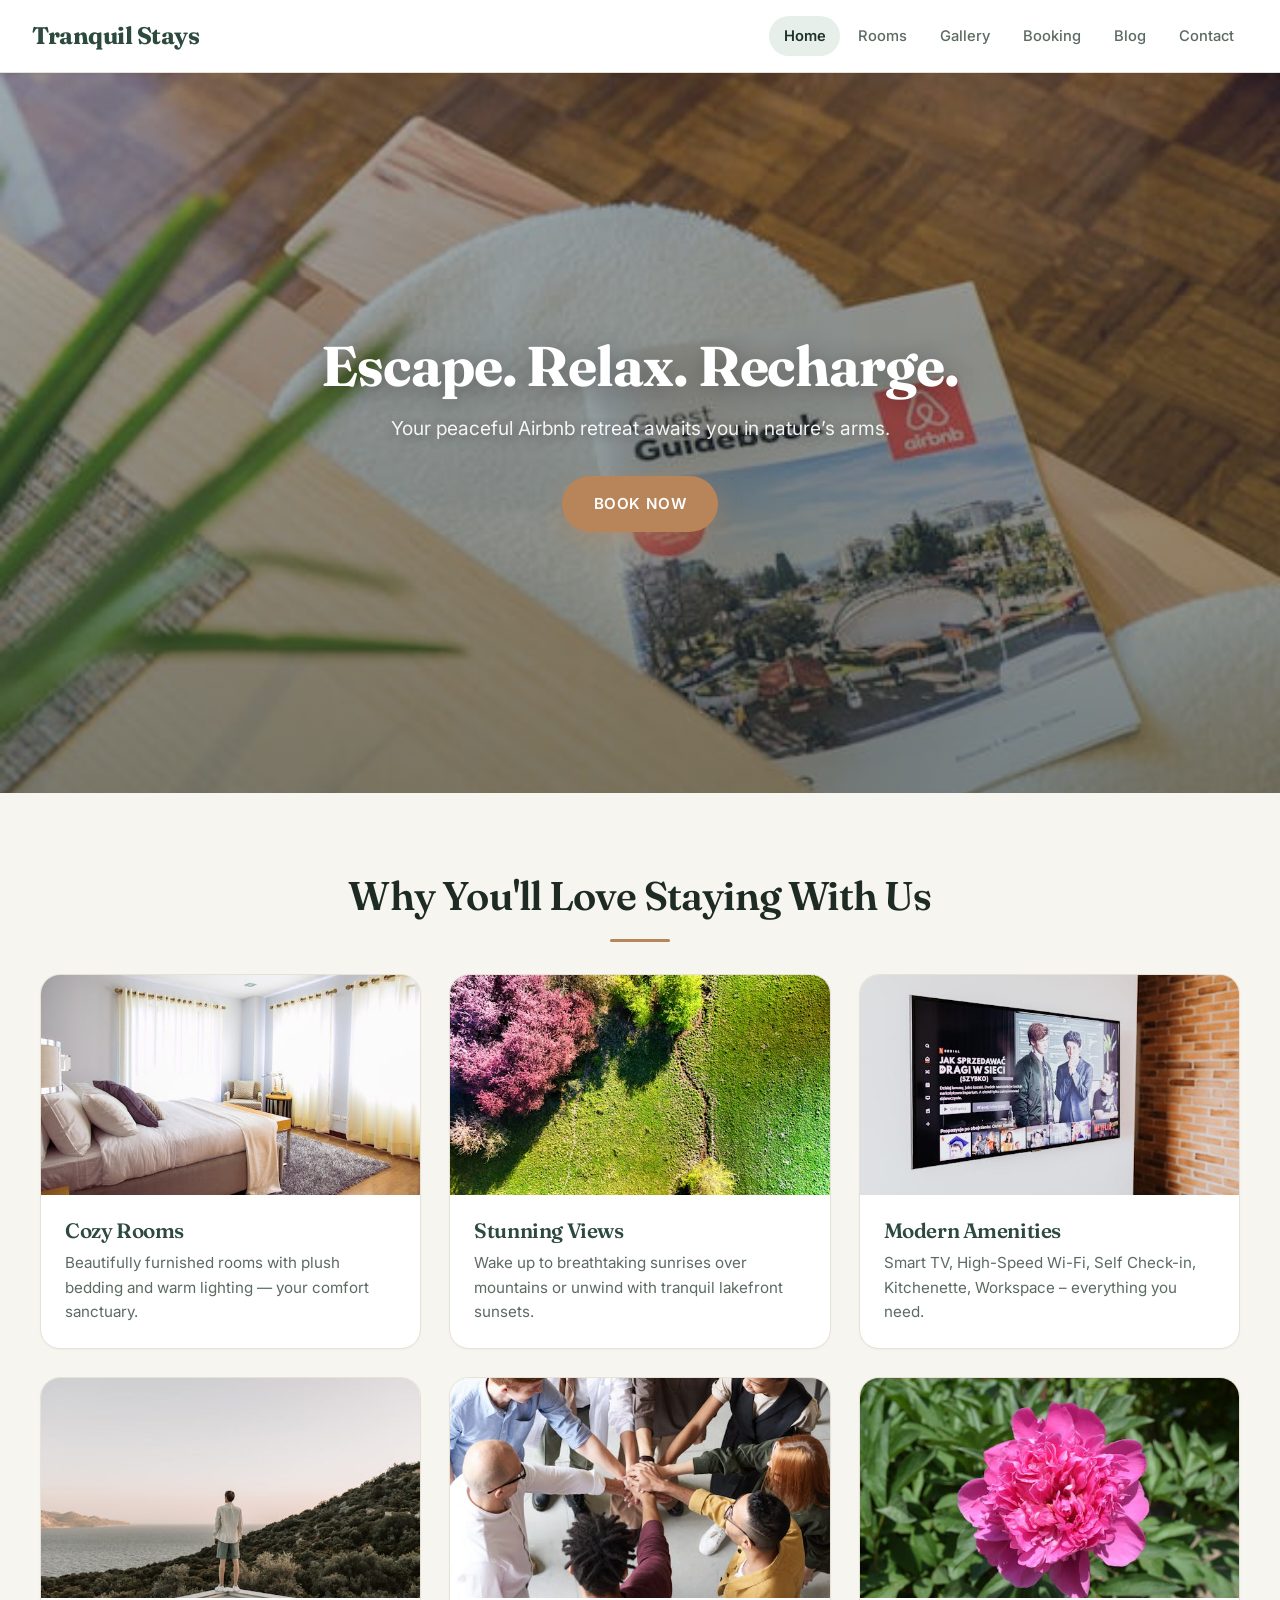
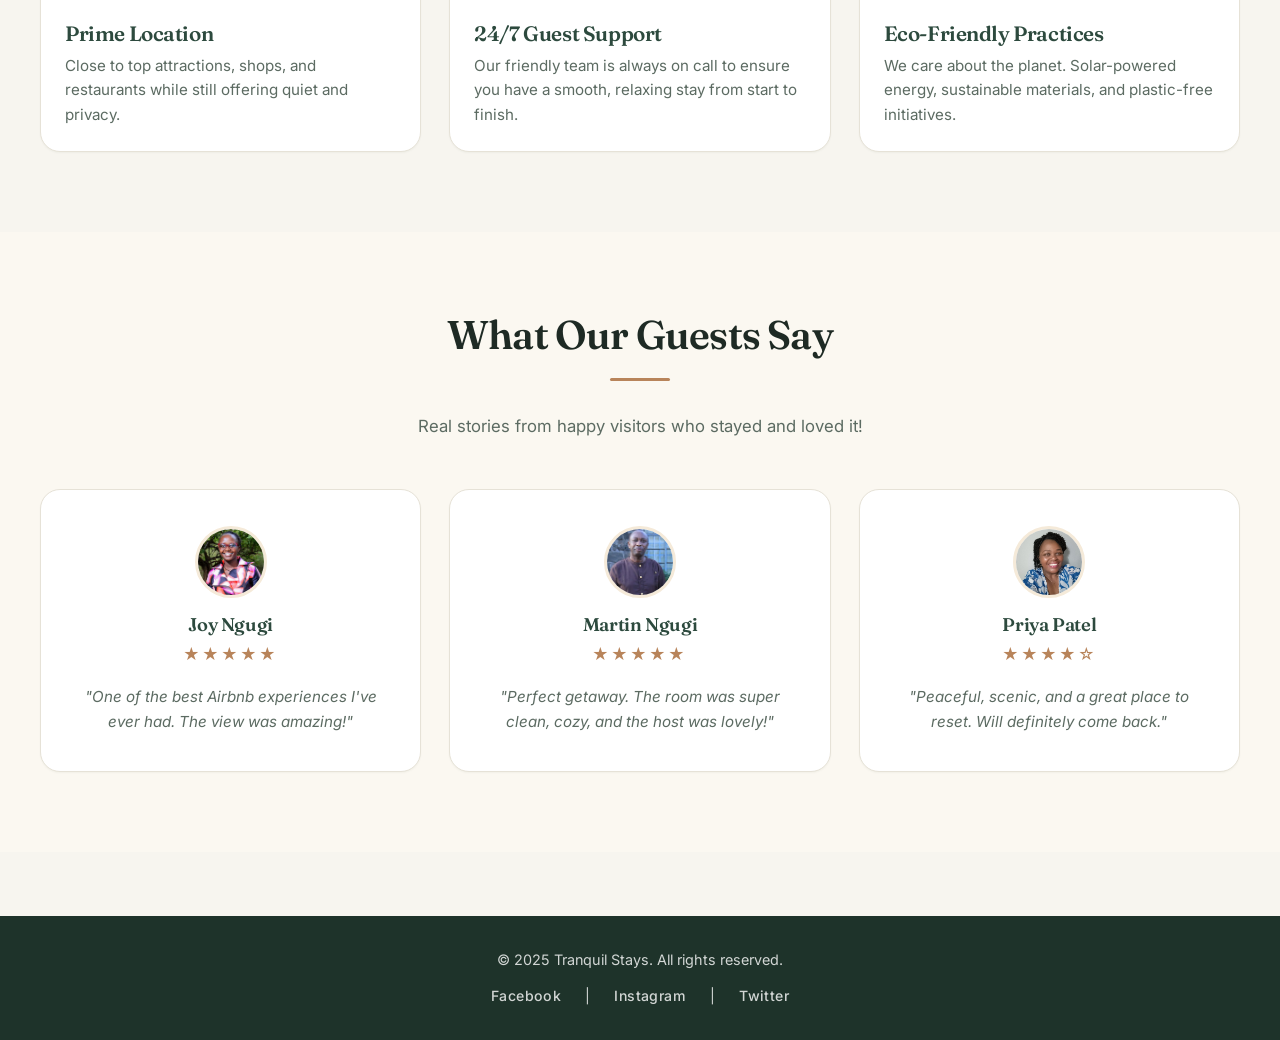
<file: index.html>
<!DOCTYPE html>
<html lang="en">
<head>
  <meta charset="UTF-8" />
  <meta name="viewport" content="width=device-width, initial-scale=1.0" />
  <title>Tranquil Stays - Your Perfect Airbnb Getaway</title>
  <link rel="stylesheet" href="styles.css" />
</head>
<body>
  <!-- Header -->
  <header>
    <div class="logo">Tranquil Stays</div>
    <div class="menu-toggle" id="menu-toggle">&#9776;</div>
    <nav id="navbar">
      <ul>
        <li><a href="index.html" class="active">Home</a></li>
        <li><a href="rooms.html">Rooms</a></li>
        <li><a href="gallery.html">Gallery</a></li>
        <li><a href="booking.html">Booking</a></li>
        <li><a href="blog.html">Blog</a></li>
        <li><a href="contact.html">Contact</a></li>
      </ul>
    </nav>
  </header>

  <!-- Hero Section -->
  <section class="hero">
    <div class="overlay"></div>
    <div class="hero-content">
      <h1>Escape. Relax. Recharge.</h1>
      <p>Your peaceful Airbnb retreat awaits you in nature’s arms.</p>
      <a href="booking.html" class="btn">Book Now</a>
    </div>
  </section>
  

  <!-- Features -->
 
  <section class="features">
    <h2 class="section-title">Why You'll Love Staying With Us</h2>
    <div class="feature-grid">
      <div class="feature-card">
        <img src="images/cozy.jpeg" alt="Cozy Room">
        <h3>Cozy Rooms</h3>
        <p>Beautifully furnished rooms with plush bedding and warm lighting — your comfort sanctuary.</p>
      </div>
      <div class="feature-card">
        <img src="images/view.jpeg" alt="Stunning Views">
        <h3>Stunning Views</h3>
        <p>Wake up to breathtaking sunrises over mountains or unwind with tranquil lakefront sunsets.</p>
      </div>
      <div class="feature-card">
        <img src="images/ammenities.jpeg" alt="Modern Amenities">
        <h3>Modern Amenities</h3>
        <p>Smart TV, High-Speed Wi-Fi, Self Check-in, Kitchenette, Workspace – everything you need.</p>
      </div>
      <div class="feature-card">
        <img src="images/location.jpeg" alt="Prime Location">
        <h3>Prime Location</h3>
        <p>Close to top attractions, shops, and restaurants while still offering quiet and privacy.</p>
      </div>
      <div class="feature-card">
        <img src="images/team.jpeg" alt="24/7 Support">
        <h3>24/7 Guest Support</h3>
        <p>Our friendly team is always on call to ensure you have a smooth, relaxing stay from start to finish.</p>
      </div>
      <div class="feature-card">
        <img src="images/eco.jpeg" alt="Eco-Friendly">
        <h3>Eco-Friendly Practices</h3>
        <p>We care about the planet. Solar-powered energy, sustainable materials, and plastic-free initiatives.</p>
      </div>
    </div>
  </section>
  

  <!-- Testimonials -->
  

  <section class="testimonials">
    <h2 class="section-title">What Our Guests Say</h2>
    <p class="subtitle">Real stories from happy visitors who stayed and loved it!</p>
    
    <div class="testimonial-grid">
      <div class="testimonial-card">
        <img src="images/review1.jpeg" alt="Guest Sarah">
        <h3>Joy Ngugi</h3>
        <div class="stars">★★★★★</div>
        <p>"One of the best Airbnb experiences I've ever had. The view was amazing!"</p>
      </div>
  
      <div class="testimonial-card">
        <img src="images/review2.jpg" alt="Guest Alex">
        <h3>Martin Ngugi</h3>
        <div class="stars">★★★★★</div>
        <p>"Perfect getaway. The room was super clean, cozy, and the host was lovely!"</p>
      </div>
  
      <div class="testimonial-card">
        <img src="images/review3.jpg" alt="Guest Priya">
        <h3>Priya Patel</h3>
        <div class="stars">★★★★☆</div>
        <p>"Peaceful, scenic, and a great place to reset. Will definitely come back."</p>
      </div>
    </div>
  </section>
  

  <!-- Footer -->
  <footer>
    <p>&copy; 2025 Tranquil Stays. All rights reserved.</p>
    <div class="social-links">
      <a href="#">Facebook</a> |
      <a href="#">Instagram</a> |
      <a href="#">Twitter</a>
    </div>
  </footer>

  <script src="script.js"></script>
  
  
</body>
</html>
</file>
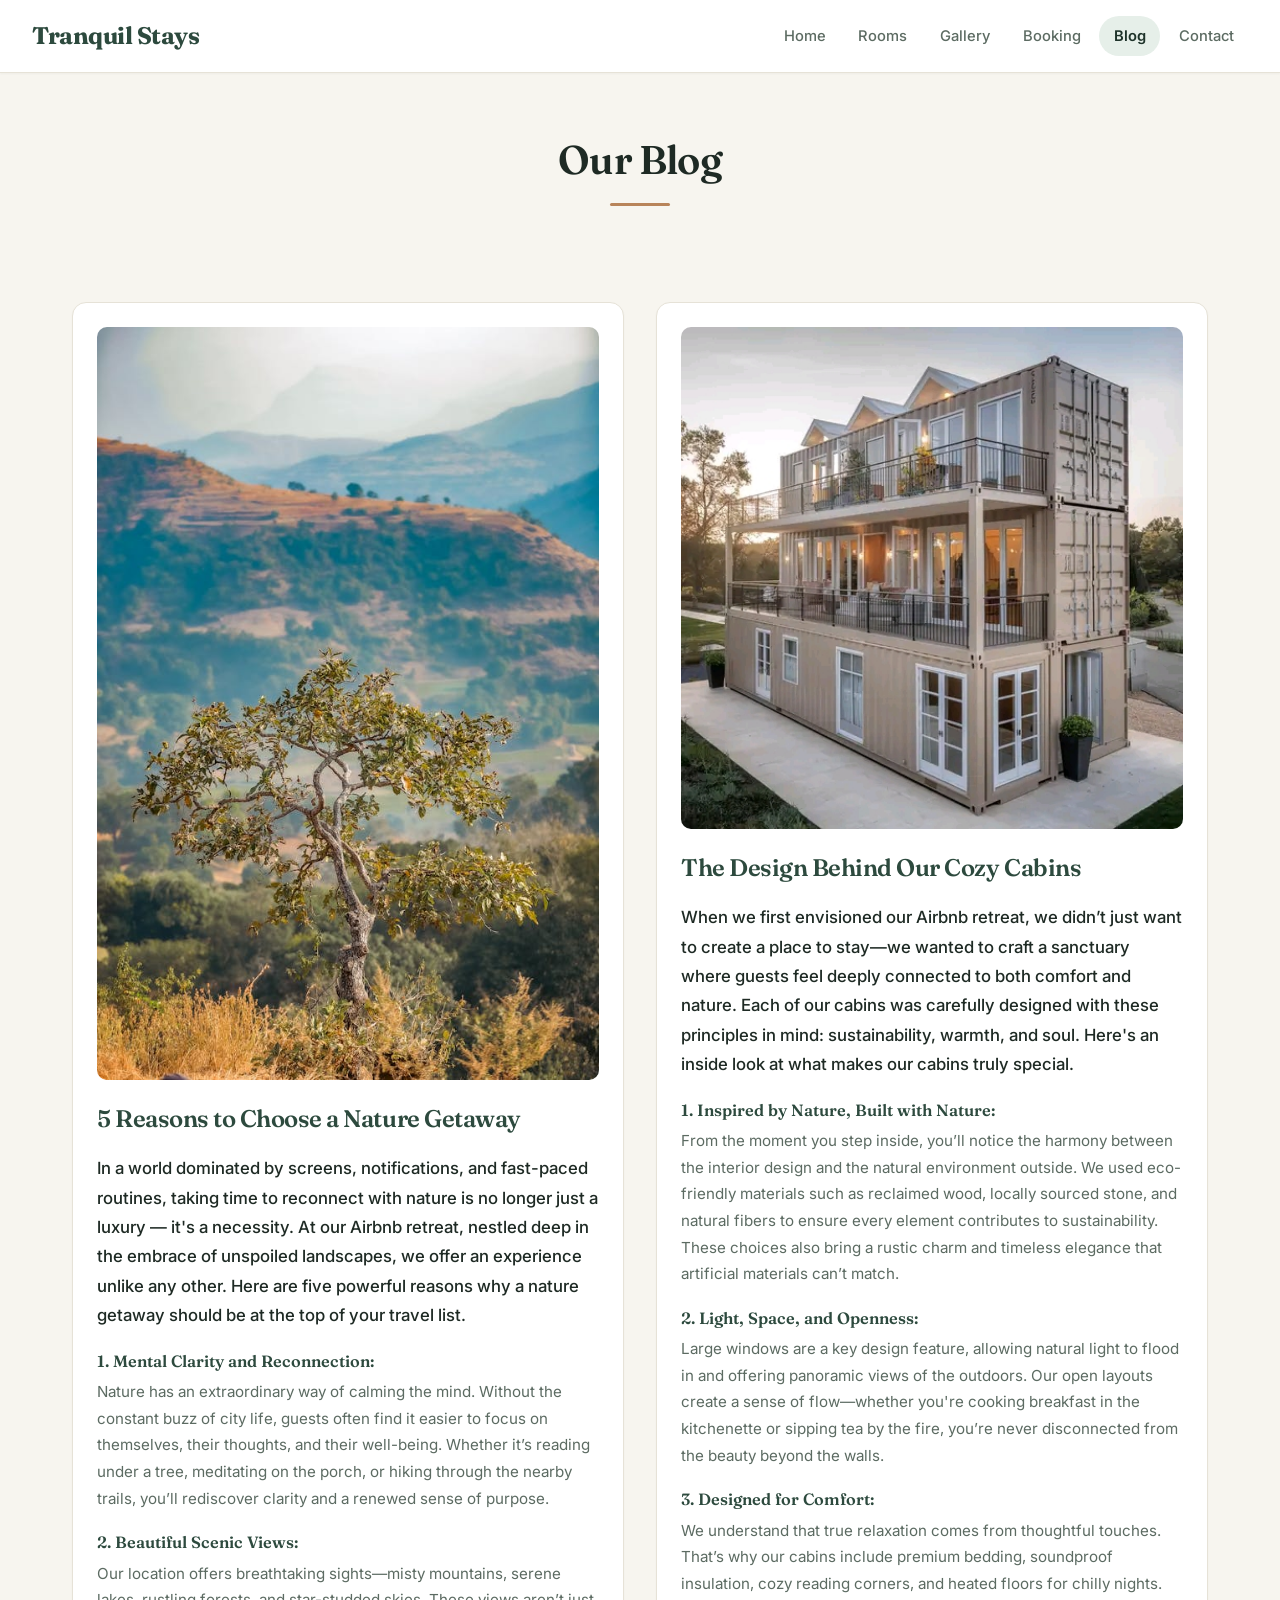
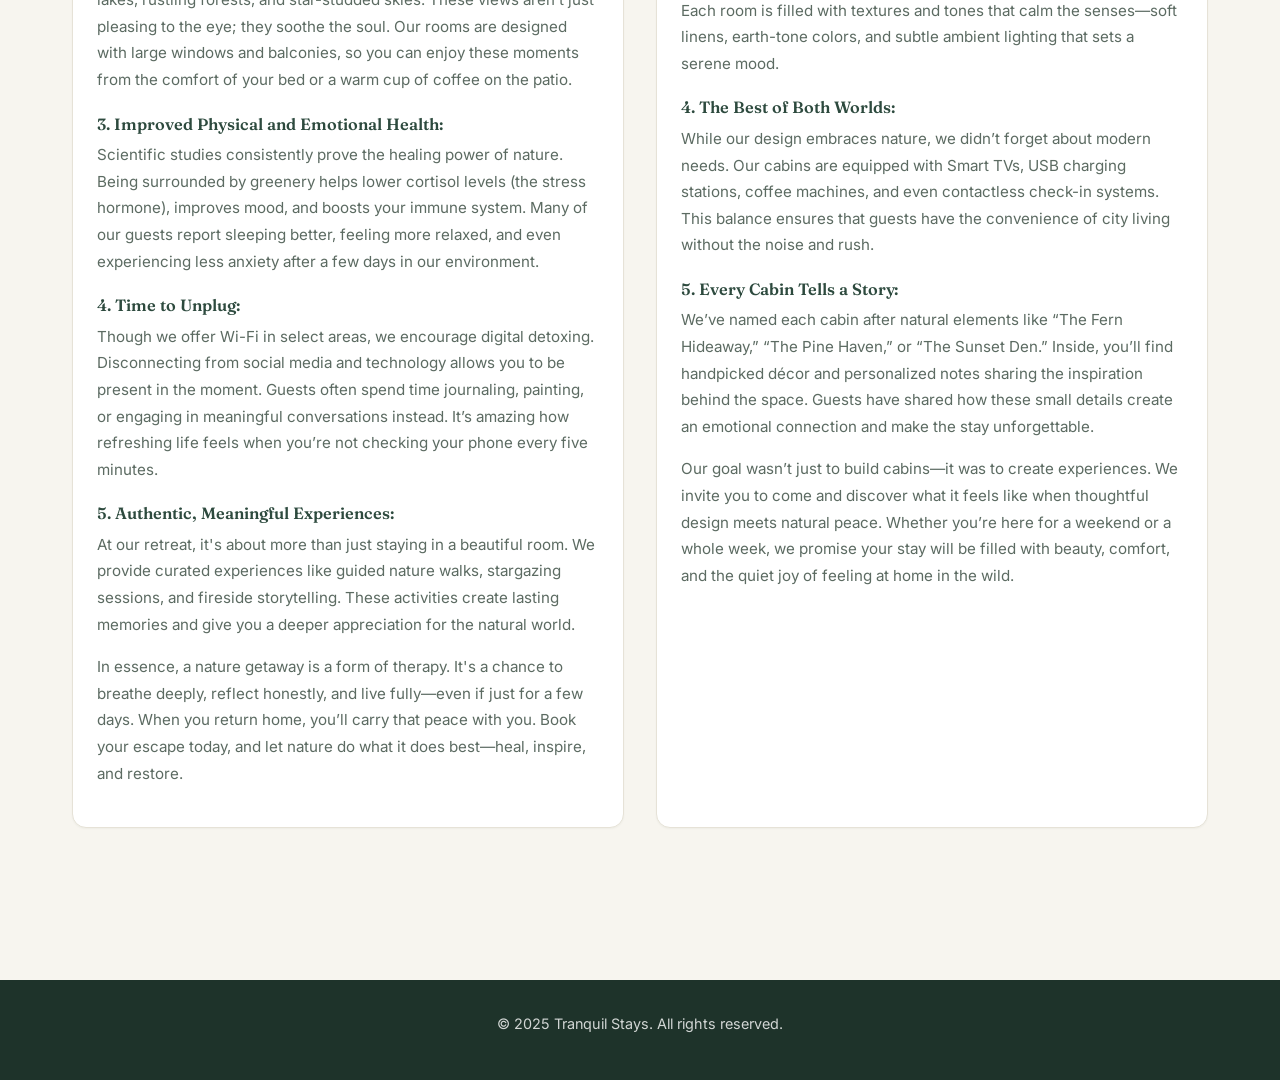
<file: blog.html>
<!DOCTYPE html>
<html lang="en">
<head>
  <meta charset="UTF-8" />
  <meta name="viewport" content="width=device-width, initial-scale=1.0"/>
  <title>Blog - Tranquil Stays</title>
  <link rel="stylesheet" href="styles.css" />
</head>
<body>
  <header>
    <div class="logo">Tranquil Stays</div>
    <div class="menu-toggle" id="menu-toggle">&#9776;</div>
    <nav id="navbar">
      <ul>
        <li><a href="index.html">Home</a></li>
        <li><a href="rooms.html">Rooms</a></li>
        <li><a href="gallery.html">Gallery</a></li>
        <li><a href="booking.html">Booking</a></li>
        <li><a href="blog.html" class="active">Blog</a></li>
        <li><a href="contact.html">Contact</a></li>
      </ul>
    </nav>
  </header>

 
  <h2>Our Blog</h2>
  <style>
     h2 {
    font-size: 2.5rem;
    margin-top: 50px;
    color: #333;
    text-align: center;
    font-family: 'Times New Roman', Times, serif;
  }
  </style>
  
  <section class="blog">
    
  
    <article class="blog-post">
      <img src="images/mountain.jpeg" alt="Nature Getaway" />
      <h3>5 Reasons to Choose a Nature Getaway</h3>
      <p>In a world dominated by screens, notifications, and fast-paced routines, taking time to reconnect with nature is no longer just a luxury — it's a necessity. At our Airbnb retreat, nestled deep in the embrace of unspoiled landscapes, we offer an experience unlike any other. Here are five powerful reasons why a nature getaway should be at the top of your travel list.</p>
  
      <p><strong>1. Mental Clarity and Reconnection:</strong> Nature has an extraordinary way of calming the mind. Without the constant buzz of city life, guests often find it easier to focus on themselves, their thoughts, and their well-being. Whether it’s reading under a tree, meditating on the porch, or hiking through the nearby trails, you’ll rediscover clarity and a renewed sense of purpose.</p>
  
      <p><strong>2. Beautiful Scenic Views:</strong> Our location offers breathtaking sights—misty mountains, serene lakes, rustling forests, and star-studded skies. These views aren’t just pleasing to the eye; they soothe the soul. Our rooms are designed with large windows and balconies, so you can enjoy these moments from the comfort of your bed or a warm cup of coffee on the patio.</p>
  
      <p><strong>3. Improved Physical and Emotional Health:</strong> Scientific studies consistently prove the healing power of nature. Being surrounded by greenery helps lower cortisol levels (the stress hormone), improves mood, and boosts your immune system. Many of our guests report sleeping better, feeling more relaxed, and even experiencing less anxiety after a few days in our environment.</p>
  
      <p><strong>4. Time to Unplug:</strong> Though we offer Wi-Fi in select areas, we encourage digital detoxing. Disconnecting from social media and technology allows you to be present in the moment. Guests often spend time journaling, painting, or engaging in meaningful conversations instead. It’s amazing how refreshing life feels when you’re not checking your phone every five minutes.</p>
  
      <p><strong>5. Authentic, Meaningful Experiences:</strong> At our retreat, it's about more than just staying in a beautiful room. We provide curated experiences like guided nature walks, stargazing sessions, and fireside storytelling. These activities create lasting memories and give you a deeper appreciation for the natural world.</p>
  
      <p>In essence, a nature getaway is a form of therapy. It's a chance to breathe deeply, reflect honestly, and live fully—even if just for a few days. When you return home, you’ll carry that peace with you. Book your escape today, and let nature do what it does best—heal, inspire, and restore.</p>
    </article>
  
    <article class="blog-post">
      <img src="images/montain2.jpg" alt="Design Behind Our Cabins" />
      <h3>The Design Behind Our Cozy Cabins</h3>
      <p>When we first envisioned our Airbnb retreat, we didn’t just want to create a place to stay—we wanted to craft a sanctuary where guests feel deeply connected to both comfort and nature. Each of our cabins was carefully designed with these principles in mind: sustainability, warmth, and soul. Here's an inside look at what makes our cabins truly special.</p>
  
      <p><strong>1. Inspired by Nature, Built with Nature:</strong> From the moment you step inside, you’ll notice the harmony between the interior design and the natural environment outside. We used eco-friendly materials such as reclaimed wood, locally sourced stone, and natural fibers to ensure every element contributes to sustainability. These choices also bring a rustic charm and timeless elegance that artificial materials can’t match.</p>
  
      <p><strong>2. Light, Space, and Openness:</strong> Large windows are a key design feature, allowing natural light to flood in and offering panoramic views of the outdoors. Our open layouts create a sense of flow—whether you're cooking breakfast in the kitchenette or sipping tea by the fire, you’re never disconnected from the beauty beyond the walls.</p>
  
      <p><strong>3. Designed for Comfort:</strong> We understand that true relaxation comes from thoughtful touches. That’s why our cabins include premium bedding, soundproof insulation, cozy reading corners, and heated floors for chilly nights. Each room is filled with textures and tones that calm the senses—soft linens, earth-tone colors, and subtle ambient lighting that sets a serene mood.</p>
  
      <p><strong>4. The Best of Both Worlds:</strong> While our design embraces nature, we didn’t forget about modern needs. Our cabins are equipped with Smart TVs, USB charging stations, coffee machines, and even contactless check-in systems. This balance ensures that guests have the convenience of city living without the noise and rush.</p>
  
      <p><strong>5. Every Cabin Tells a Story:</strong> We’ve named each cabin after natural elements like “The Fern Hideaway,” “The Pine Haven,” or “The Sunset Den.” Inside, you’ll find handpicked décor and personalized notes sharing the inspiration behind the space. Guests have shared how these small details create an emotional connection and make the stay unforgettable.</p>
  
      <p>Our goal wasn’t just to build cabins—it was to create experiences. We invite you to come and discover what it feels like when thoughtful design meets natural peace. Whether you’re here for a weekend or a whole week, we promise your stay will be filled with beauty, comfort, and the quiet joy of feeling at home in the wild.</p>
    </article>
  </section>
  
  

  <footer>
    <p>&copy; 2025 Tranquil Stays. All rights reserved.</p>
  </footer>
  <script src="script.js"></script>
</body>
</html>
</file>
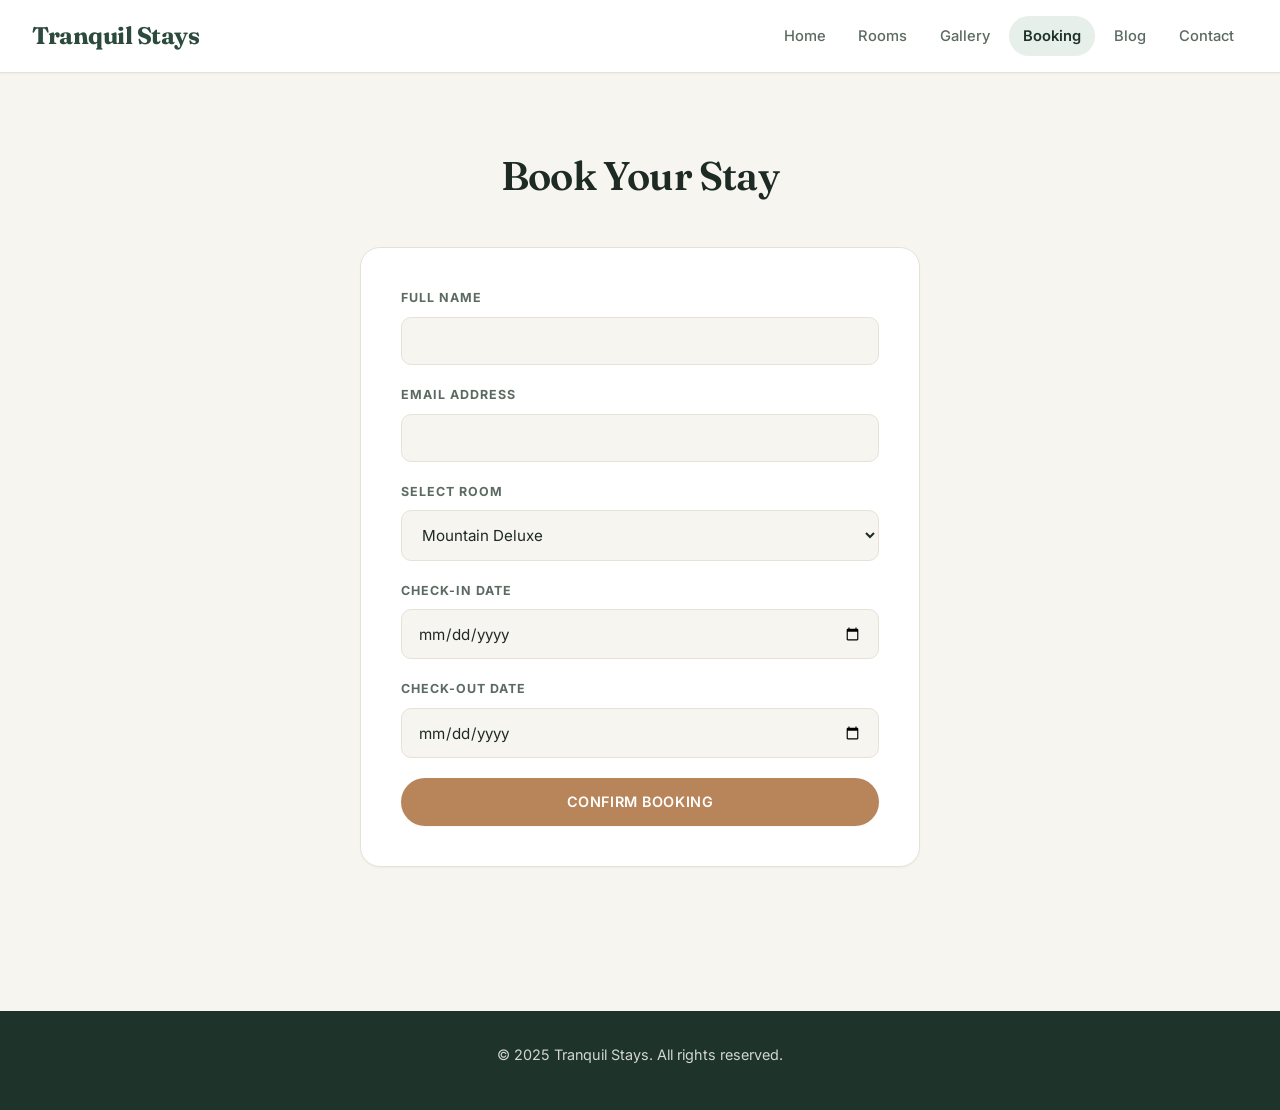
<file: booking.html>
<!DOCTYPE html>
<html lang="en">
<head>
  <meta charset="UTF-8" />
  <meta name="viewport" content="width=device-width, initial-scale=1.0"/>
  <title>Booking - Tranquil Stays</title>
  <link rel="stylesheet" href="styles.css" />
</head>
<body>
  <header>
    <div class="logo">Tranquil Stays</div>
    <div class="menu-toggle" id="menu-toggle">&#9776;</div>
    <nav id="navbar">
      <ul>
        <li><a href="index.html">Home</a></li>
        <li><a href="rooms.html">Rooms</a></li>
        <li><a href="gallery.html">Gallery</a></li>
        <li><a href="booking.html" class="active">Booking</a></li>
        <li><a href="blog.html">Blog</a></li>
        <li><a href="contact.html">Contact</a></li>
      </ul>
    </nav>
  </header>

  <section class="booking-form">
    <h2>Book Your Stay</h2>
    <form id="formBooking">
      <label for="name">Full Name</label>
      <input type="text" id="name" required />

      <label for="email">Email Address</label>
      <input type="email" id="email" required />

      <label for="room">Select Room</label>
      <select id="room">
        <option>Mountain Deluxe</option>
        <option>Forest Retreat</option>
        <option>Cozy Cabin</option>
      </select>

      <label for="checkin">Check-in Date</label>
      <input type="date" id="checkin" required />

      <label for="checkout">Check-out Date</label>
      <input type="date" id="checkout" required />

      <button type="submit" class="btn">Confirm Booking</button>
    </form>
  </section>

  <footer>
    <p>&copy; 2025 Tranquil Stays. All rights reserved.</p>
  </footer>

  <script src="script.js"></script>
</body>
</html>
</file>
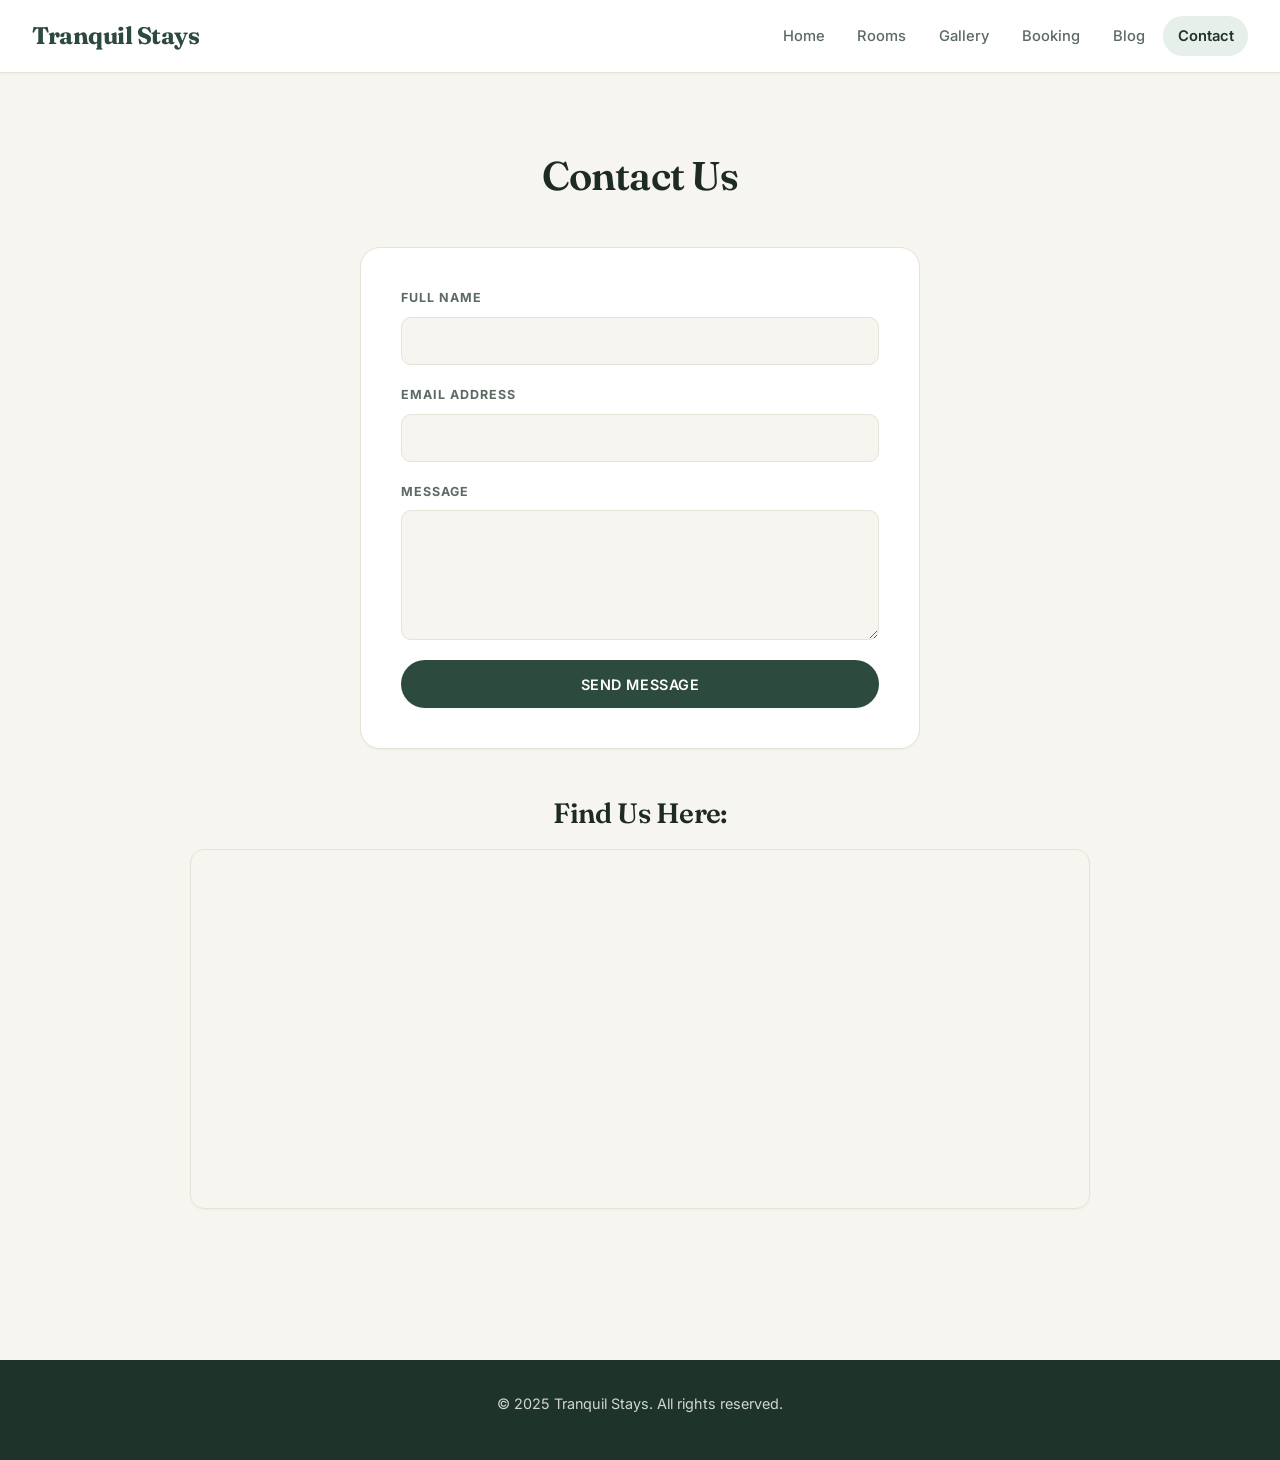
<file: contact.html>
<!DOCTYPE html>
<html lang="en">
<head>
  <meta charset="UTF-8" />
  <meta name="viewport" content="width=device-width, initial-scale=1.0"/>
  <title>Contact - Tranquil Stays</title>
  <link rel="stylesheet" href="styles.css" />
</head>
<body>
  <header>
    <div class="logo">Tranquil Stays</div>
    <div class="menu-toggle" id="menu-toggle">&#9776;</div>
    <nav id="navbar">
      <ul>
        <li><a href="index.html">Home</a></li>
        <li><a href="rooms.html">Rooms</a></li>
        <li><a href="gallery.html">Gallery</a></li>
        <li><a href="booking.html">Booking</a></li>
        <li><a href="blog.html">Blog</a></li>
        <li><a href="contact.html" class="active">Contact</a></li>
      </ul>
    </nav>
  </header>

  <section class="contact-form">
    <h2>Contact Us</h2>
    <form id="contact-form">
      <label for="fullname">Full Name</label>
      <input type="text" id="fullname" required />

      <label for="email">Email Address</label>
      <input type="email" id="email" required />

      <label for="message">Message</label>
      <textarea id="message" required></textarea>

      <button type="submit" class="btn">Send Message</button>
    </form>
    <div class="map">
      <h3>Find Us Here:</h3>
      <iframe src="https://maps.google.com/maps?q=Mountains&t=&z=13&ie=UTF8&iwloc=&output=embed" frameborder="0"></iframe>
    </div>
  </section>

  <footer>
    <p>&copy; 2025 Tranquil Stays. All rights reserved.</p>
  </footer>
  <script src="script.js"></script>
</body>
</html>
</file>
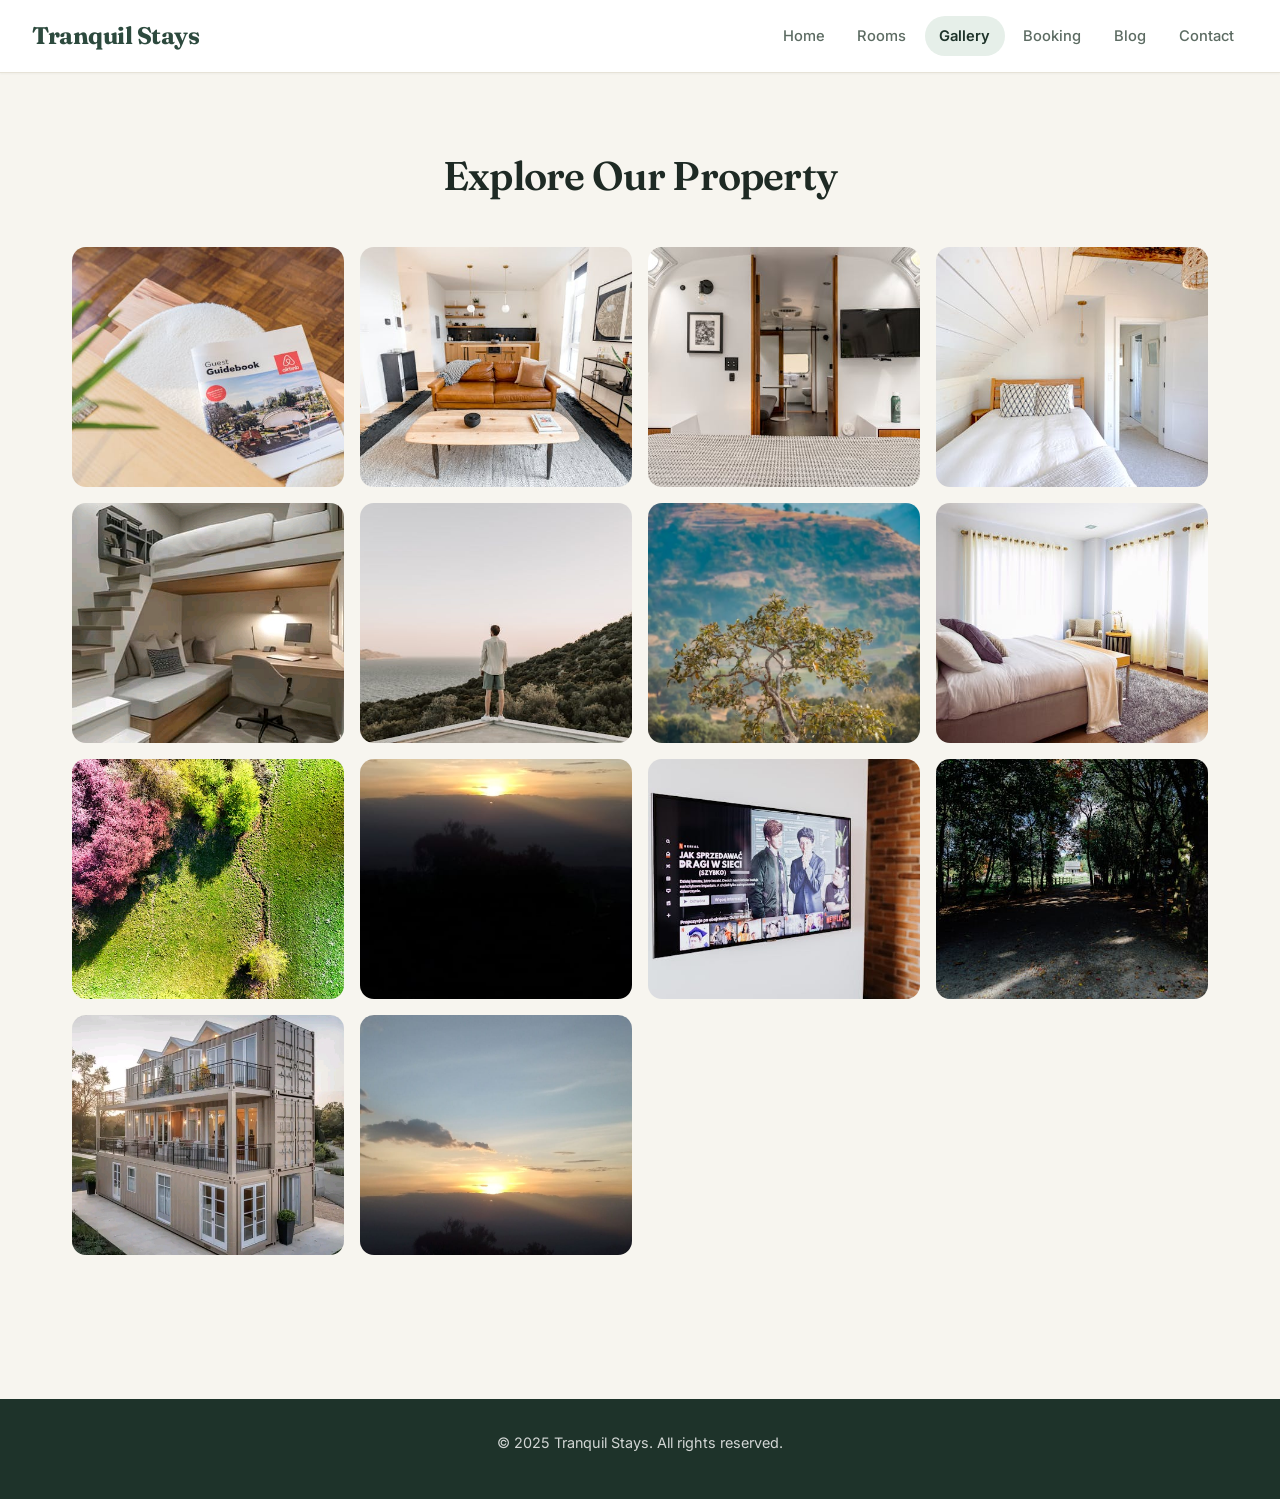
<file: gallery.html>
<!DOCTYPE html>
<html lang="en">
<head>
  <meta charset="UTF-8" />
  <meta name="viewport" content="width=device-width, initial-scale=1.0"/>
  <title>Gallery - Tranquil Stays</title>
  <link rel="stylesheet" href="styles.css" />
</head>
<body>
  <header>
    <div class="logo">Tranquil Stays</div>
    <div class="menu-toggle" id="menu-toggle">&#9776;</div>
    <nav id="navbar">
      <ul>
        <li><a href="index.html">Home</a></li>
        <li><a href="rooms.html">Rooms</a></li>
        <li><a href="gallery.html" class="active">Gallery</a></li>
        <li><a href="booking.html">Booking</a></li>
        <li><a href="blog.html">Blog</a></li>
        <li><a href="contact.html">Contact</a></li>
      </ul>
    </nav>
  </header>

  <section class="gallery">
    <h2>Explore Our Property</h2>
    <div class="gallery-grid">
      <img src="images/1.jpeg" alt="Room Interior">
      <img src="images/2.jpeg" alt="Outdoor Area">
      <img src="images/3.jpeg" alt="Balcony View">
      <img src="images/4.jpeg" alt="Evening Lights">
      <img src="images/cabin.jpg" alt="Room Interior">
      <img src="images/location.jpeg" alt="Outdoor Area">
      <img src="images/mountain.jpeg" alt="Balcony View">
      <img src="images/cozy.jpeg" alt="Evening Lights">
      <img src="images/view.jpeg" alt="Room Interior">
      <img src="images/mountain1.jpg" alt="Outdoor Area">
      <img src="images/ammenities.jpeg" alt="Balcony View">
      <img src="images/forest.jpeg" alt="Evening Lights">
      <img src="images/montain2.jpg" alt="Evening Lights">
      <img src="images/set.jpg" alt="Evening Lights">
    </div>
  </section>

  <footer>
    <p>&copy; 2025 Tranquil Stays. All rights reserved.</p>
  </footer>
  <script src="script.js"></script>
</body>
</html>
</file>
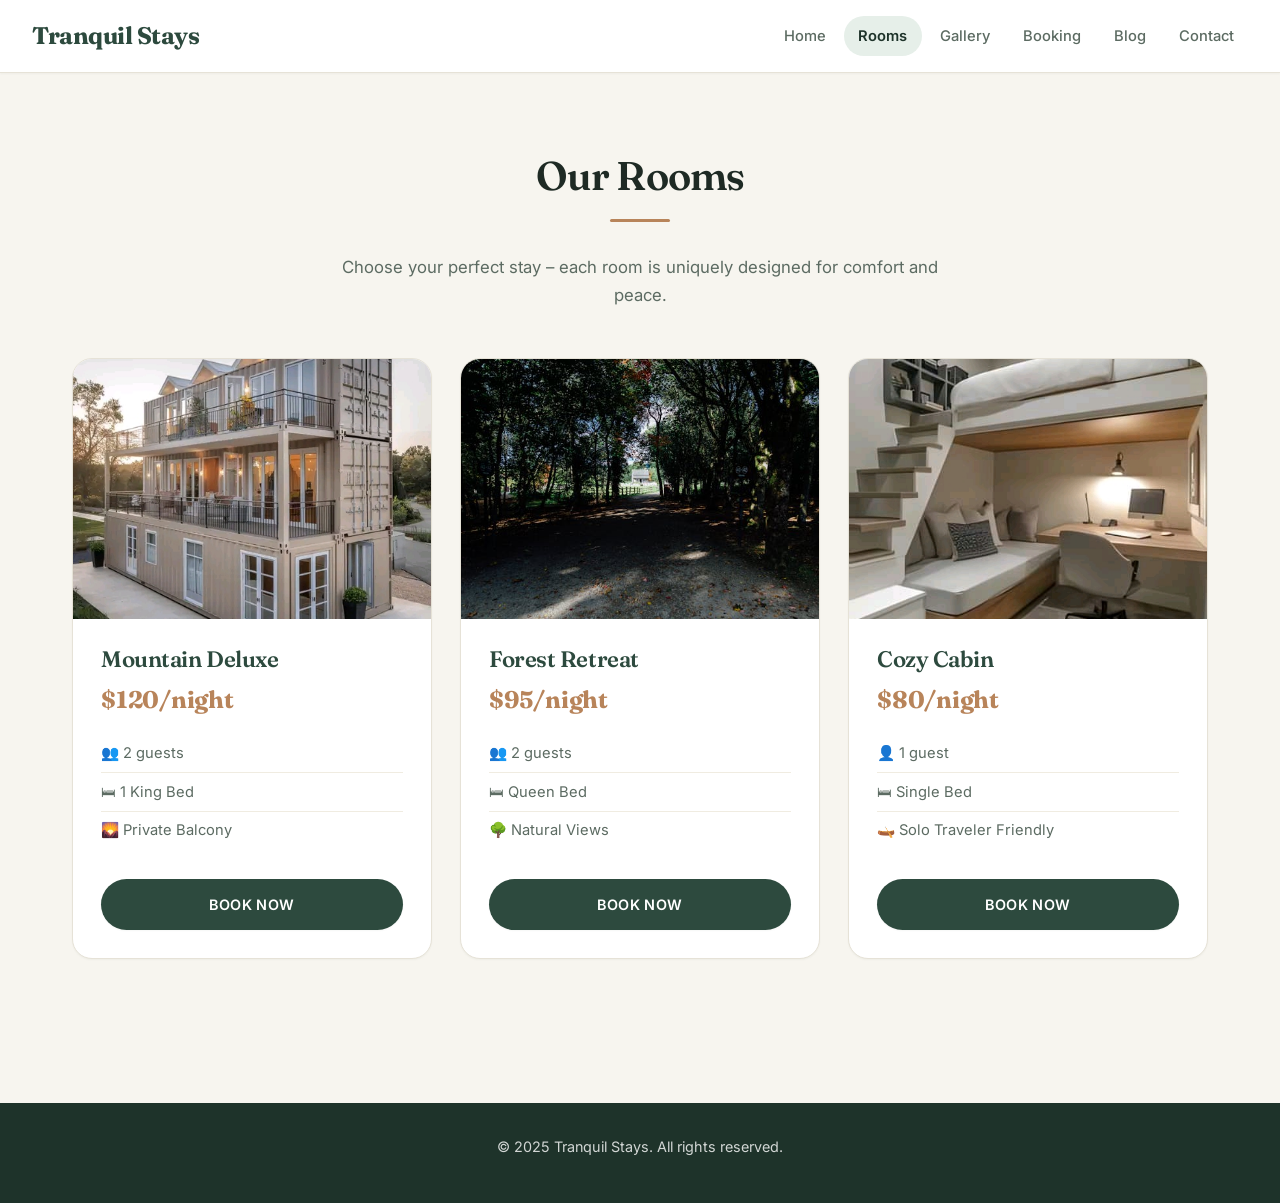
<file: rooms.html>
<!DOCTYPE html>
<html lang="en">
<head>
  <meta charset="UTF-8" />
  <meta name="viewport" content="width=device-width, initial-scale=1.0"/>
  <title>Rooms - Tranquil Stays</title>
  <link rel="stylesheet" href="styles.css" />
</head>
<body>
  <header>
    <div class="logo">Tranquil Stays</div>
    <div class="menu-toggle" id="menu-toggle">&#9776;</div>
    <nav id="navbar">
      <ul>
        <li><a href="index.html">Home</a></li>
        <li><a href="rooms.html" class="active">Rooms</a></li>
        <li><a href="gallery.html">Gallery</a></li>
        <li><a href="booking.html">Booking</a></li>
        <li><a href="blog.html">Blog</a></li>
        <li><a href="contact.html">Contact</a></li>
      </ul>
    </nav>
  </header>

  <section class="room-list">
    <h2 class="section-title">Our Rooms</h2>
    <p class="subtitle">Choose your perfect stay – each room is uniquely designed for comfort and peace.</p>
  
    <div class="room-grid">
      <div class="room-card">
        <img src="images/montain2.jpg" alt="Mountain Deluxe Room" />
        <div class="room-info">
          <h3>Mountain Deluxe</h3>
          <p class="price">$120/night</p>
          <ul class="room-details">
            <li>👥 2 guests</li>
            <li>🛏 1 King Bed</li>
            <li>🌄 Private Balcony</li>
          </ul>
          <a href="booking.html" class="btn">Book Now</a>
        </div>
      </div>
  
      <div class="room-card">
        <img src="images/forest.jpeg" alt="Forest Retreat" />
        <div class="room-info">
          <h3>Forest Retreat</h3>
          <p class="price">$95/night</p>
          <ul class="room-details">
            <li>👥 2 guests</li>
            <li>🛏 Queen Bed</li>
            <li>🌳 Natural Views</li>
          </ul>
          <a href="booking.html" class="btn">Book Now</a>
        </div>
      </div>
  
      <div class="room-card">
        <img src="images/cabin.jpg" alt="Cozy Cabin" />
        <div class="room-info">
          <h3>Cozy Cabin</h3>
          <p class="price">$80/night</p>
          <ul class="room-details">
            <li>👤 1 guest</li>
            <li>🛏 Single Bed</li>
            <li>🛶 Solo Traveler Friendly</li>
          </ul>
          <a href="booking.html" class="btn">Book Now</a>
        </div>
      </div>
    </div>
  </section>

  

  <footer>
    <p>&copy; 2025 Tranquil Stays. All rights reserved.</p>
  </footer>
  <script src="script.js"></script>
</body>
</html>
</file>
<file: styles.css>
/* =========================================================
   Tranquil Stays — Main Stylesheet
   ========================================================= */

@import url('https://fonts.googleapis.com/css2?family=Fraunces:opsz,wght@9..144,400;9..144,500;9..144,600;9..144,700&family=Inter:wght@400;500;600;700&display=swap');

:root {
  --bg: #f7f5ef;
  --surface: #ffffff;
  --surface-warm: #fbf8f1;

  --ink: #1e2a24;
  --ink-soft: #5c6b62;
  --ink-muted: #8a958d;

  --line: #e6e2d7;
  --line-soft: #f0ece1;

  --forest: #2d4a3e;
  --forest-dark: #1e332a;
  --forest-soft: #e6efe9;

  --clay: #b8845a;
  --clay-dark: #9a6a43;
  --clay-soft: #f5ead9;

  --radius: 14px;
  --radius-sm: 10px;
  --radius-lg: 20px;

  --shadow-sm: 0 1px 2px rgba(30, 42, 36, 0.04);
  --shadow-md: 0 8px 24px rgba(30, 42, 36, 0.06);
  --shadow-lg: 0 20px 44px rgba(30, 42, 36, 0.1);

  --font-serif: 'Fraunces', Georgia, 'Times New Roman', serif;
  --font-sans: 'Inter', -apple-system, BlinkMacSystemFont, 'Segoe UI', sans-serif;

  --max: 1200px;
}

/* ---------- Reset ---------- */
* {
  margin: 0;
  padding: 0;
  box-sizing: border-box;
}

html { scroll-behavior: smooth; }

body {
  font-family: var(--font-sans);
  line-height: 1.65;
  background-color: var(--bg);
  color: var(--ink);
  font-size: 16px;
  -webkit-font-smoothing: antialiased;
  overflow-x: hidden;
}

img { max-width: 100%; display: block; }

a {
  text-decoration: none;
  color: inherit;
  transition: color 0.2s ease;
}

ul { list-style: none; }

h1, h2, h3, h4 {
  font-family: var(--font-serif);
  font-weight: 600;
  letter-spacing: -0.02em;
  line-height: 1.15;
  color: var(--ink);
}

/* =========================================================
   HEADER
   ========================================================= */
header {
  background-color: var(--surface);
  color: var(--ink);
  padding: 1rem 2rem;
  display: flex;
  justify-content: space-between;
  align-items: center;
  position: sticky;
  top: 0;
  z-index: 100;
  border-bottom: 1px solid var(--line);
  box-shadow: var(--shadow-sm);
  transition: box-shadow 0.3s ease;
}

header.scrolled {
  box-shadow: 0 4px 20px rgba(30, 42, 36, 0.08);
}

.logo {
  font-family: var(--font-serif);
  font-size: 1.5rem;
  font-weight: 700;
  color: var(--forest);
  letter-spacing: -0.02em;
  cursor: pointer;
  transition: color 0.2s ease;
}

.logo:hover { color: var(--clay); }

nav ul {
  display: flex;
  gap: 0.25rem;
}

nav a {
  display: inline-block;
  padding: 0.5rem 0.9rem;
  border-radius: 999px;
  font-size: 0.92rem;
  font-weight: 500;
  color: var(--ink-soft);
  transition: color 0.2s, background 0.2s;
}

nav a:hover {
  color: var(--forest);
  background-color: var(--forest-soft);
}

nav a.active {
  color: var(--forest-dark);
  background-color: var(--forest-soft);
  font-weight: 600;
}

.menu-toggle {
  display: none;
  font-size: 1.6rem;
  cursor: pointer;
  color: var(--forest);
  padding: 0.25rem 0.5rem;
  border-radius: var(--radius-sm);
  transition: background 0.2s;
}

.menu-toggle:hover {
  background-color: var(--forest-soft);
}

/* =========================================================
   HERO
   ========================================================= */
.hero {
  position: relative;
  height: 80vh;
  min-height: 480px;
  background-size: cover;
  background-position: center;
  background-repeat: no-repeat;
  display: flex;
  justify-content: center;
  align-items: center;
  text-align: center;
  color: #fff;
  transition: background-image 1s ease-in-out;
}

.overlay {
  position: absolute;
  inset: 0;
  background: linear-gradient(
    to bottom,
    rgba(30, 42, 36, 0.35),
    rgba(30, 42, 36, 0.55)
  );
  z-index: 1;
}

.hero-content {
  position: relative;
  z-index: 2;
  max-width: 720px;
  padding: 0 1.5rem;
}

.hero-content h1 {
  font-family: var(--font-serif);
  font-size: clamp(2rem, 5vw, 3.5rem);
  font-weight: 700;
  color: #fff;
  margin-bottom: 1rem;
  line-height: 1.1;
  letter-spacing: -0.02em;
  background: none;
  padding: 0;
  border-radius: 0;
  text-shadow: 0 4px 24px rgba(0, 0, 0, 0.35);
}

.hero-content p {
  font-family: var(--font-sans);
  font-size: clamp(1rem, 1.5vw, 1.2rem);
  color: rgba(255, 255, 255, 0.92);
  margin-bottom: 2rem;
  font-weight: 400;
  text-shadow: 0 2px 12px rgba(0, 0, 0, 0.3);
}

.hero-content .btn {
  display: inline-block;
  background-color: var(--clay);
  color: #fff;
  padding: 0.95rem 2rem;
  border: none;
  font-family: var(--font-sans);
  font-size: 0.95rem;
  font-weight: 600;
  letter-spacing: 0.04em;
  text-transform: uppercase;
  border-radius: 999px;
  cursor: pointer;
  box-shadow: 0 8px 24px rgba(184, 132, 90, 0.4);
  transition: background 0.2s ease, transform 0.2s ease, box-shadow 0.2s ease;
}

.hero-content .btn:hover {
  background-color: var(--clay-dark);
  transform: translateY(-2px);
  box-shadow: 0 12px 28px rgba(184, 132, 90, 0.5);
}

/* =========================================================
   SECTION HEADERS
   ========================================================= */
.section-title {
  font-family: var(--font-serif);
  font-size: clamp(1.75rem, 3.5vw, 2.5rem);
  font-weight: 600;
  color: var(--ink);
  margin-bottom: 1rem;
  letter-spacing: -0.02em;
  text-align: center;
  position: relative;
  padding-bottom: 1rem;
}

.section-title::after {
  content: "";
  display: block;
  width: 60px;
  height: 3px;
  background: var(--clay);
  margin: 1.25rem auto 0;
  border-radius: 999px;
}

.subtitle {
  color: var(--ink-soft);
  font-size: 1.05rem;
  font-weight: 400;
  margin-bottom: 3rem;
  text-align: center;
  font-family: var(--font-sans);
  max-width: 640px;
  margin-left: auto;
  margin-right: auto;
}

/* =========================================================
   FEATURES
   ========================================================= */
.features {
  padding: 5rem 2rem;
  background-color: var(--bg);
  text-align: center;
}

.feature-grid {
  display: grid;
  grid-template-columns: repeat(auto-fit, minmax(300px, 1fr));
  gap: 1.75rem;
  max-width: var(--max);
  margin: 0 auto;
}

.feature-card {
  background-color: var(--surface);
  border: 1px solid var(--line);
  border-radius: var(--radius-lg);
  padding: 0;
  overflow: hidden;
  box-shadow: var(--shadow-sm);
  transition: transform 0.3s ease, box-shadow 0.3s ease, border-color 0.3s ease;
  text-align: left;
  display: flex;
  flex-direction: column;
}

.feature-card:hover {
  transform: translateY(-6px);
  box-shadow: var(--shadow-md);
  border-color: var(--clay);
}

.feature-card img {
  width: 100%;
  height: 220px;
  object-fit: cover;
  border-radius: 0;
  margin-bottom: 0;
  transition: transform 0.6s ease;
}

.feature-card:hover img {
  transform: scale(1.05);
}

.feature-card h3 {
  font-family: var(--font-serif);
  font-size: 1.3rem;
  color: var(--forest);
  margin: 1.5rem 1.5rem 0.5rem;
  font-weight: 600;
}

.feature-card p {
  color: var(--ink-soft);
  font-size: 0.95rem;
  line-height: 1.6;
  margin: 0 1.5rem 1.5rem;
  flex: 1;
}

/* =========================================================
   TESTIMONIALS
   ========================================================= */
.testimonials {
  background-color: var(--surface-warm);
  padding: 5rem 2rem;
  text-align: center;
}

.testimonial-grid {
  display: grid;
  grid-template-columns: repeat(auto-fit, minmax(280px, 1fr));
  gap: 1.75rem;
  max-width: var(--max);
  margin: 0 auto;
}

.testimonial-card {
  background-color: var(--surface);
  padding: 2.25rem 1.75rem;
  border-radius: var(--radius-lg);
  border: 1px solid var(--line);
  box-shadow: var(--shadow-sm);
  transition: transform 0.3s ease, box-shadow 0.3s ease;
}

.testimonial-card:hover {
  transform: translateY(-6px);
  box-shadow: var(--shadow-md);
}

.testimonial-card img {
  width: 72px;
  height: 72px;
  object-fit: cover;
  border-radius: 50%;
  margin: 0 auto 1rem;
  border: 3px solid var(--clay-soft);
}

.testimonial-card h3 {
  font-family: var(--font-serif);
  font-size: 1.15rem;
  color: var(--forest);
  margin-bottom: 0.4rem;
  font-weight: 600;
}

.stars {
  color: var(--clay);
  font-size: 1rem;
  letter-spacing: 2px;
  margin-bottom: 1rem;
}

.testimonial-card p {
  font-size: 0.95rem;
  color: var(--ink-soft);
  line-height: 1.7;
  font-style: italic;
}

/* =========================================================
   ROOMS
   ========================================================= */
.room-list {
  background-color: var(--bg);
  padding: 5rem 2rem;
  text-align: center;
}

.room-grid {
  display: grid;
  grid-template-columns: repeat(auto-fit, minmax(300px, 1fr));
  gap: 1.75rem;
  max-width: var(--max);
  margin: 0 auto;
}

.room-card {
  background: var(--surface);
  border-radius: var(--radius-lg);
  overflow: hidden;
  border: 1px solid var(--line);
  box-shadow: var(--shadow-sm);
  transition: transform 0.3s ease, box-shadow 0.3s ease, border-color 0.3s ease;
  text-align: left;
  display: flex;
  flex-direction: column;
}

.room-card:hover {
  transform: translateY(-6px);
  box-shadow: var(--shadow-md);
  border-color: var(--clay);
}

.room-card img {
  width: 100%;
  height: 260px;
  object-fit: cover;
  transition: transform 0.6s ease;
}

.room-card:hover img {
  transform: scale(1.05);
}

.room-info {
  padding: 1.75rem;
  display: flex;
  flex-direction: column;
  flex: 1;
}

.room-info h3 {
  font-family: var(--font-serif);
  font-size: 1.4rem;
  color: var(--forest);
  margin-bottom: 0.5rem;
  font-weight: 600;
}

.room-info .price {
  font-family: var(--font-serif);
  font-weight: 700;
  color: var(--clay);
  font-size: 1.5rem;
  margin-bottom: 1.25rem;
  letter-spacing: -0.01em;
}

.room-details {
  list-style: none;
  padding: 0;
  margin: 0 0 1.5rem 0;
  color: var(--ink-soft);
  font-size: 0.92rem;
  line-height: 1.8;
  flex: 1;
}

.room-details li {
  margin-bottom: 0.35rem;
  padding-bottom: 0.35rem;
  border-bottom: 1px solid var(--line-soft);
}

.room-details li:last-child {
  border-bottom: none;
}

.room-info .btn {
  display: inline-block;
  background-color: var(--forest);
  color: #fff;
  padding: 0.85rem 1.5rem;
  border-radius: 999px;
  font-weight: 600;
  font-size: 0.9rem;
  letter-spacing: 0.03em;
  text-align: center;
  transition: background 0.2s, transform 0.15s;
}

.room-info .btn:hover {
  background-color: var(--forest-dark);
  transform: translateY(-1px);
}

/* =========================================================
   GALLERY
   ========================================================= */
.gallery {
  max-width: var(--max);
  margin: 0 auto;
  padding: 5rem 2rem;
  text-align: center;
}

.gallery h2 {
  font-family: var(--font-serif);
  font-size: clamp(1.75rem, 3.5vw, 2.5rem);
  text-align: center;
  margin: 0 0 3rem;
  font-weight: 600;
  letter-spacing: -0.02em;
}

.gallery-grid {
  display: grid;
  grid-template-columns: repeat(auto-fit, minmax(240px, 1fr));
  gap: 1rem;
  padding: 0;
}

.gallery-grid img {
  width: 100%;
  height: 240px;
  object-fit: cover;
  border-radius: var(--radius);
  transition: transform 0.4s ease, box-shadow 0.3s ease;
  cursor: pointer;
}

.gallery-grid img:hover {
  transform: scale(1.03);
  box-shadow: var(--shadow-md);
}

/* =========================================================
   FORMS (booking, contact)
   ========================================================= */
.booking-form,
.contact-form {
  max-width: var(--max);
  margin: 0 auto;
  padding: 5rem 2rem;
}

.booking-form h2,
.contact-form h2 {
  font-family: var(--font-serif);
  font-size: clamp(1.75rem, 3.5vw, 2.5rem);
  text-align: center;
  margin-bottom: 3rem;
  font-weight: 600;
  letter-spacing: -0.02em;
}

form {
  display: flex;
  flex-direction: column;
  gap: 1.25rem;
  background: var(--surface);
  padding: 2.5rem;
  border-radius: var(--radius-lg);
  border: 1px solid var(--line);
  box-shadow: var(--shadow-sm);
  max-width: 560px;
  margin: 0 auto;
}

label {
  font-size: 0.78rem;
  font-weight: 700;
  letter-spacing: 0.08em;
  text-transform: uppercase;
  color: var(--ink-soft);
  margin-bottom: -0.75rem;
}

input,
textarea,
select {
  padding: 0.85rem 1rem;
  border-radius: var(--radius-sm);
  border: 1px solid var(--line);
  font-size: 0.95rem;
  font-family: var(--font-sans);
  color: var(--ink);
  background: var(--bg);
  outline: none;
  transition: border-color 0.2s, box-shadow 0.2s, background 0.2s;
}

input:focus,
textarea:focus,
select:focus {
  background: #fff;
  border-color: var(--forest);
  box-shadow: 0 0 0 3px var(--forest-soft);
}

textarea {
  min-height: 130px;
  resize: vertical;
  font-family: var(--font-sans);
}

/* Global button */
.btn {
  display: inline-block;
  background-color: var(--forest);
  color: #fff;
  padding: 0.95rem 1.75rem;
  border: none;
  border-radius: 999px;
  font-family: var(--font-sans);
  font-weight: 600;
  font-size: 0.9rem;
  letter-spacing: 0.04em;
  text-transform: uppercase;
  cursor: pointer;
  text-align: center;
  transition: background 0.2s, transform 0.15s, box-shadow 0.2s;
  box-shadow: var(--shadow-sm);
}

.btn:hover {
  background-color: var(--forest-dark);
  transform: translateY(-1px);
  box-shadow: var(--shadow-md);
}

.booking-form button {
  background-color: var(--clay);
}

.booking-form button:hover {
  background-color: var(--clay-dark);
}

/* Contact map */
.map {
  margin-top: 3rem;
  max-width: 900px;
  margin-left: auto;
  margin-right: auto;
}

.map h3 {
  font-family: var(--font-serif);
  font-size: 1.75rem;
  font-weight: 600;
  margin-bottom: 1.25rem;
  text-align: center;
  letter-spacing: -0.02em;
}

.map iframe {
  width: 100%;
  height: 360px;
  border-radius: var(--radius);
  border: 1px solid var(--line);
  box-shadow: var(--shadow-sm);
}

/* =========================================================
   BLOG
   ========================================================= */
.blog {
  padding: 4rem 2rem;
  display: grid;
  grid-template-columns: repeat(auto-fit, minmax(340px, 1fr));
  gap: 2rem;
  max-width: var(--max);
  margin: 0 auto;
  text-align: left;
}

.blog-post {
  background: var(--surface);
  border: 1px solid var(--line);
  border-radius: var(--radius-lg);
  padding: 2rem;
  box-shadow: var(--shadow-sm);
  text-align: left;
  transition: transform 0.3s ease, box-shadow 0.3s ease;
  max-width: 100%;
  margin: 0;
}

.blog-post:hover {
  transform: translateY(-4px);
  box-shadow: var(--shadow-md);
}

.blog-post img {
  width: 100%;
  height: 240px;
  object-fit: cover;
  border-radius: var(--radius);
  margin-bottom: 1.5rem;
}

.blog-post h3 {
  font-family: var(--font-serif);
  font-size: 1.5rem;
  color: var(--forest);
  margin-bottom: 1.25rem;
  line-height: 1.25;
  font-weight: 600;
}

.blog-post p {
  color: var(--ink-soft);
  font-size: 0.95rem;
  line-height: 1.75;
  margin-bottom: 1rem;
}

.blog-post p:first-of-type {
  font-size: 1.05rem;
  color: var(--ink);
  font-weight: 500;
}

.blog-post p strong {
  color: var(--forest);
  font-family: var(--font-serif);
  font-weight: 600;
  display: block;
  margin-top: 0.5rem;
  margin-bottom: 0.25rem;
  font-size: 1.02rem;
}

/* Blog page heading */
h2:not(.section-title) {
  /* styles for the inline h2 on blog page */
}

/* Blog page specific — the standalone H2 + its inline style block */
body > h2 {
  font-family: var(--font-serif);
  font-size: clamp(1.75rem, 3.5vw, 2.5rem);
  text-align: center;
  margin: 4rem auto 1rem;
  color: var(--ink);
  font-weight: 600;
  letter-spacing: -0.02em;
  padding: 0 2rem;
  position: relative;
  padding-bottom: 1rem;
}

body > h2::after {
  content: "";
  display: block;
  width: 60px;
  height: 3px;
  background: var(--clay);
  margin: 1.25rem auto 0;
  border-radius: 999px;
}

/* =========================================================
   FOOTER
   ========================================================= */
footer {
  background-color: var(--forest-dark);
  color: rgba(255, 255, 255, 0.8);
  padding: 2rem;
  text-align: center;
  margin-top: 4rem;
  font-size: 0.9rem;
}

footer p {
  margin-bottom: 0.75rem;
}

footer a {
  color: rgba(255, 255, 255, 0.8);
  transition: color 0.2s;
}

footer a:hover {
  color: var(--clay);
}

.social-links {
  display: flex;
  justify-content: center;
  gap: 1.5rem;
  flex-wrap: wrap;
  margin-top: 0.75rem;
}

.social-links a {
  font-size: 0.88rem;
  font-weight: 500;
  letter-spacing: 0.03em;
}

/* =========================================================
   SECTION WRAPPER (from your existing rule)
   ========================================================= */
.intro,
.featured-rooms,
.room-list,
.gallery,
.contact-form,
.booking-form {
  max-width: var(--max);
  margin: auto;
}

.room,
.blog article {
  background: var(--surface);
  padding: 1.5rem;
  margin-bottom: 1.5rem;
  border-radius: var(--radius);
  border: 1px solid var(--line);
  box-shadow: var(--shadow-sm);
}

.room img,
.blog article img {
  width: 100%;
  height: auto;
  border-radius: var(--radius-sm);
}

/* =========================================================
   MOBILE
   ========================================================= */
@media (max-width: 900px) {
  .feature-grid {
    grid-template-columns: repeat(auto-fit, minmax(260px, 1fr));
  }
}

@media (max-width: 768px) {
  header {
    padding: 0.85rem 1.25rem;
  }

  .menu-toggle {
    display: block;
  }

  nav {
    position: absolute;
    top: 100%;
    right: 0;
    background-color: var(--surface);
    width: 100%;
    z-index: 90;
    display: none;
    border-bottom: 1px solid var(--line);
    box-shadow: 0 8px 24px rgba(30, 42, 36, 0.08);
    padding: 0.75rem 1rem;
  }

  nav.active {
    display: block;
    animation: slideDown 0.25s ease;
  }

  @keyframes slideDown {
    from { opacity: 0; transform: translateY(-8px); }
    to   { opacity: 1; transform: translateY(0); }
  }

  nav ul {
    flex-direction: column;
    align-items: stretch;
    gap: 0.25rem;
  }

  nav ul li {
    width: 100%;
  }

  nav ul li a {
    display: block;
    padding: 0.9rem 1rem;
    width: 100%;
    border-radius: var(--radius-sm);
    border-bottom: none;
  }

  .hero {
    height: 70vh;
    min-height: 420px;
  }

  .hero-content h1 {
    font-size: 2rem;
  }

  .hero-content p {
    font-size: 1rem;
  }

  .hero-content .btn {
    padding: 0.85rem 1.6rem;
    font-size: 0.85rem;
  }

  .features,
  .testimonials,
  .room-list,
  .blog,
  .gallery {
    padding: 3rem 1.25rem;
  }

  .blog {
    grid-template-columns: 1fr;
    padding: 3rem 1.25rem;
  }

  .blog-post {
    padding: 1.5rem;
  }

  .blog-post h3 {
    font-size: 1.25rem;
  }

  form {
    padding: 1.75rem;
  }

  .map iframe {
    height: 260px;
  }

  body > h2 {
    margin-top: 3rem;
  }
}

@media (max-width: 480px) {
  .section-title {
    font-size: 1.6rem;
  }

  .subtitle {
    font-size: 0.95rem;
    margin-bottom: 2rem;
  }

  .feature-card h3,
  .room-info h3 {
    font-size: 1.15rem;
  }

  .room-info .price {
    font-size: 1.25rem;
  }
}

/* =========================================================
   REDUCED MOTION
   ========================================================= */
@media (prefers-reduced-motion: reduce) {
  *,
  *::before,
  *::after {
    animation-duration: 0.01ms !important;
    animation-iteration-count: 1 !important;
    transition-duration: 0.01ms !important;
    scroll-behavior: auto !important;
  }
}


/* =========================================================
   TOASTS
   ========================================================= */
#toast-container {
  position: fixed;
  top: 88px;
  right: 24px;
  z-index: 9999;
  display: flex;
  flex-direction: column;
  gap: 10px;
  pointer-events: none;
  max-width: calc(100% - 48px);
}

.toast {
  display: flex;
  align-items: flex-start;
  gap: 12px;
  min-width: 280px;
  max-width: 380px;
  padding: 14px 18px;
  background: var(--surface, #fff);
  color: var(--ink, #1e2a24);
  border: 1px solid var(--line, #e6e2d7);
  border-left: 4px solid var(--forest, #2d4a3e);
  border-radius: var(--radius-sm, 10px);
  box-shadow: 0 12px 28px rgba(30, 42, 36, 0.15);
  font-family: var(--font-sans, 'Inter', sans-serif);
  font-size: 0.9rem;
  font-weight: 500;
  line-height: 1.5;
  pointer-events: auto;
  opacity: 0;
  transform: translateX(120%);
  animation: toastIn 0.35s cubic-bezier(0.2, 0.7, 0.2, 1) forwards;
}

.toast.is-leaving {
  animation: toastOut 0.28s ease forwards;
}

.toast-icon {
  flex-shrink: 0;
  display: inline-flex;
  align-items: center;
  justify-content: center;
  width: 26px;
  height: 26px;
  border-radius: 50%;
  font-size: 0.85rem;
  font-weight: 700;
  margin-top: 1px;
}

/* Success */
.toast.success {
  border-left-color: #4a7c59;
}
.toast.success .toast-icon {
  background: #e4efe7;
  color: #2d4a3e;
}

/* Error */
.toast.error {
  border-left-color: #b91c1c;
}
.toast.error .toast-icon {
  background: #fee2e2;
  color: #991b1b;
}

/* Info */
.toast.info {
  border-left-color: var(--clay, #b8845a);
}
.toast.info .toast-icon {
  background: var(--clay-soft, #f5ead9);
  color: var(--clay-dark, #9a6a43);
}

.toast-message {
  flex: 1;
  min-width: 0;
  color: var(--ink, #1e2a24);
  white-space: pre-line; /* allows \n line breaks if you use them */
}

.toast-close {
  flex-shrink: 0;
  background: none;
  border: none;
  color: var(--ink-muted, #8a958d);
  font-size: 1rem;
  line-height: 1;
  cursor: pointer;
  padding: 2px 4px;
  border-radius: 4px;
  transition: color 0.2s, background 0.2s;
}

.toast-close:hover {
  color: var(--ink, #1e2a24);
  background: var(--bg, #f7f5ef);
}

@keyframes toastIn {
  from { opacity: 0; transform: translateX(120%); }
  to   { opacity: 1; transform: translateX(0); }
}

@keyframes toastOut {
  from { opacity: 1; transform: translateX(0); }
  to   { opacity: 0; transform: translateX(120%); }
}

/* Mobile */
@media (max-width: 640px) {
  #toast-container {
    top: auto;
    bottom: 16px;
    left: 16px;
    right: 16px;
  }
  .toast {
    min-width: 0;
    max-width: 100%;
  }
}
</file>
